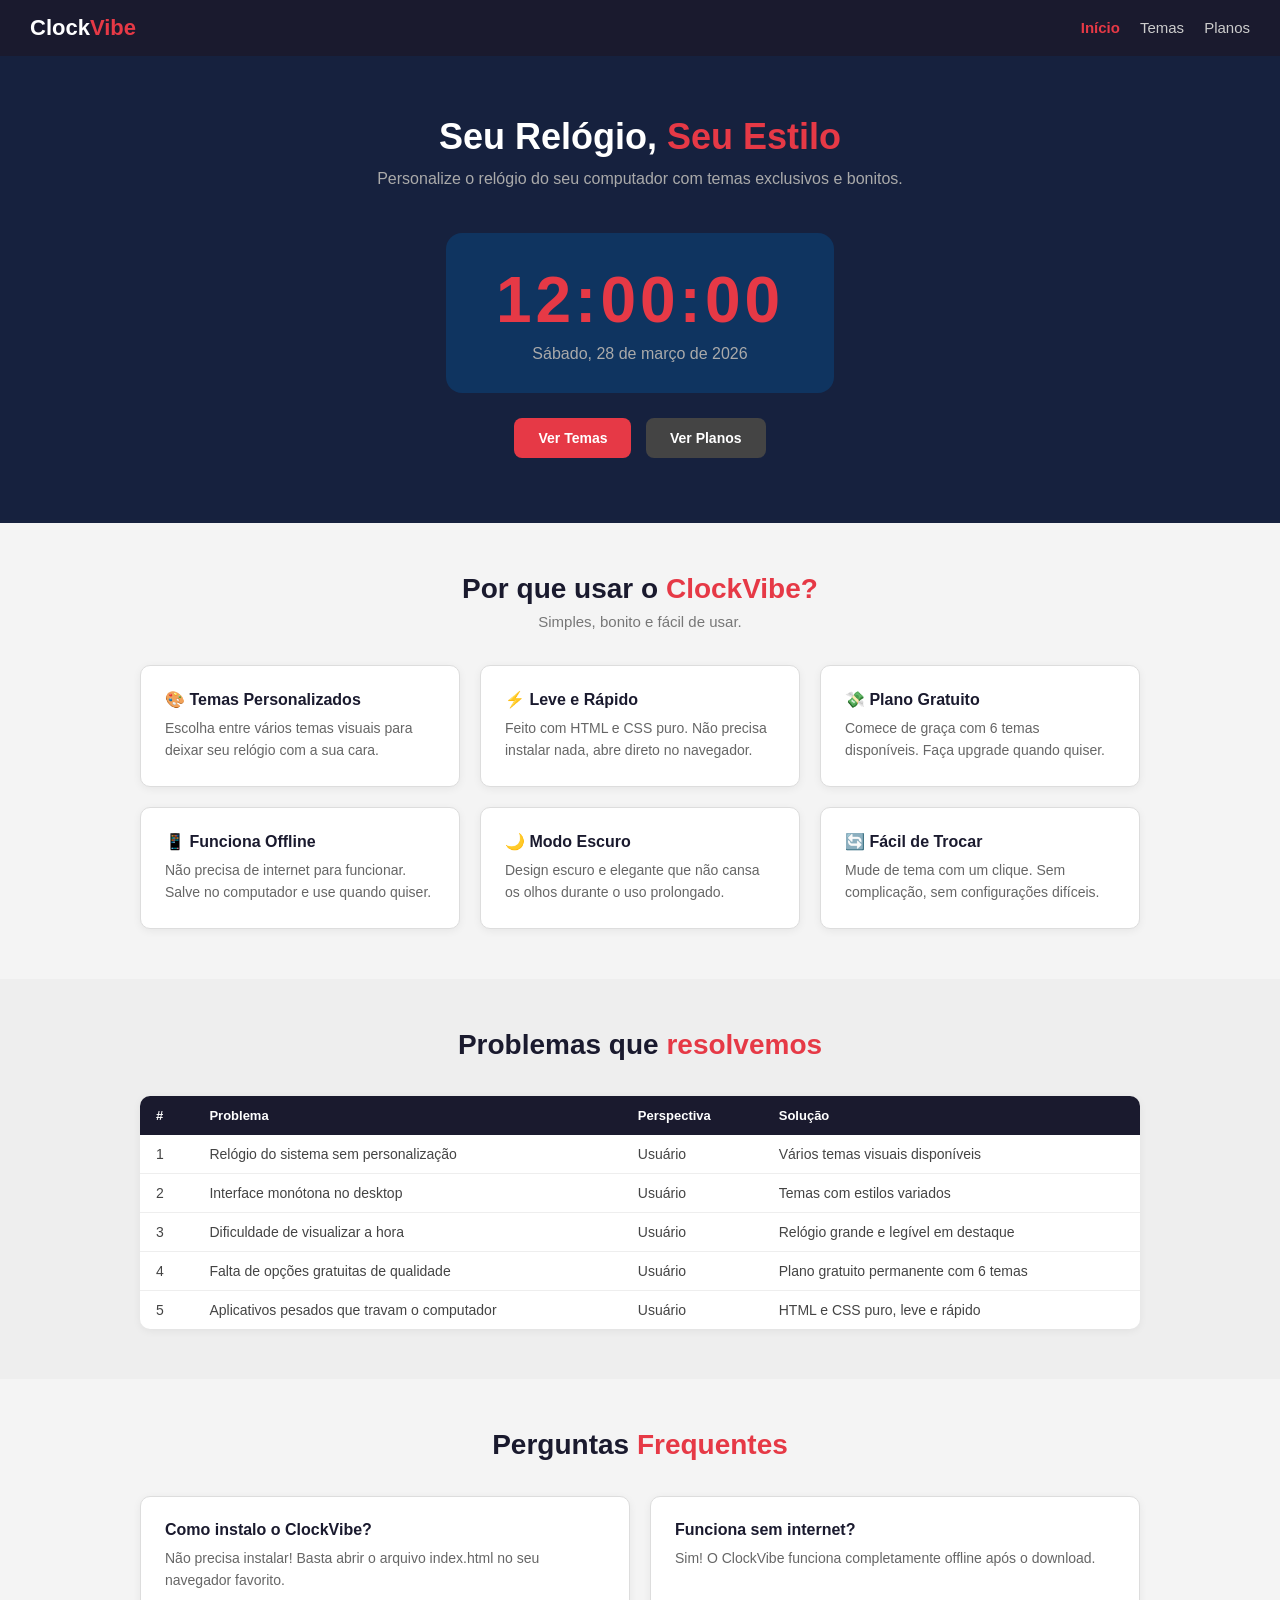
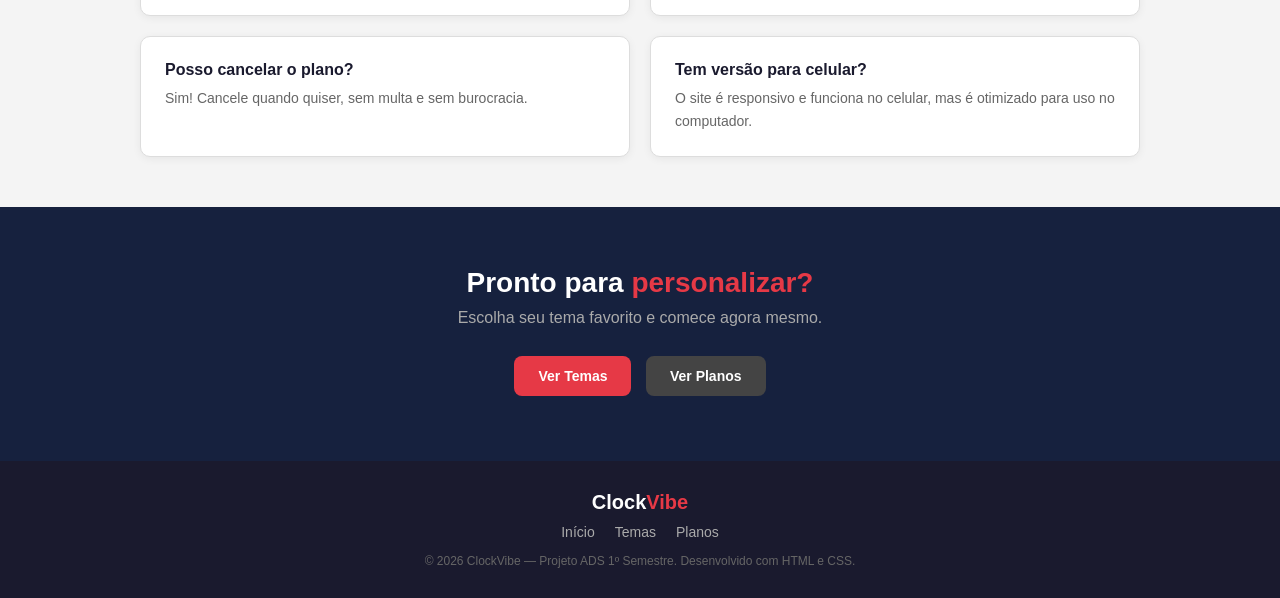
<file: index.html>
<!DOCTYPE html>
<html lang="pt-BR">
<head>
    <meta charset="UTF-8">
    <meta name="viewport" content="width=device-width, initial-scale=1.0">
    <title>ClockVibe — Relógio Digital</title>
    <link rel="stylesheet" href="css/style.css">
</head>
<body>

    <header>
        <a href="index.html" class="logo">Clock<span>Vibe</span></a>
        <nav>
            <ul>
                <li><a href="index.html" class="ativo">Início</a></li>
                <li><a href="temas.html">Temas</a></li>
                <li><a href="planos.html">Planos</a></li>
            </ul>
        </nav>
    </header>

    <div class="hero">
        <h1>Seu Relógio, <span>Seu Estilo</span></h1>
        <p>Personalize o relógio do seu computador com temas exclusivos e bonitos.</p>

        <div class="relogio-widget">
            <div class="relogio-hora">12:00:00</div>
            <div class="relogio-data">Sábado, 28 de março de 2026</div>
        </div>

        <br>
        <a href="temas.html" class="btn btn-vermelho">Ver Temas</a>
        <a href="planos.html" class="btn btn-cinza">Ver Planos</a>
    </div>

    <section>
        <div class="container">
            <div class="titulo-secao">
                <h2>Por que usar o <span>ClockVibe?</span></h2>
                <p>Simples, bonito e fácil de usar.</p>
            </div>
            <div class="grid-3">
                <div class="card">
                    <h3>🎨 Temas Personalizados</h3>
                    <p>Escolha entre vários temas visuais para deixar seu relógio com a sua cara.</p>
                </div>
                <div class="card">
                    <h3>⚡ Leve e Rápido</h3>
                    <p>Feito com HTML e CSS puro. Não precisa instalar nada, abre direto no navegador.</p>
                </div>
                <div class="card">
                    <h3>💸 Plano Gratuito</h3>
                    <p>Comece de graça com 6 temas disponíveis. Faça upgrade quando quiser.</p>
                </div>
                <div class="card">
                    <h3>📱 Funciona Offline</h3>
                    <p>Não precisa de internet para funcionar. Salve no computador e use quando quiser.</p>
                </div>
                <div class="card">
                    <h3>🌙 Modo Escuro</h3>
                    <p>Design escuro e elegante que não cansa os olhos durante o uso prolongado.</p>
                </div>
                <div class="card">
                    <h3>🔄 Fácil de Trocar</h3>
                    <p>Mude de tema com um clique. Sem complicação, sem configurações difíceis.</p>
                </div>
            </div>
        </div>
    </section>

    <section class="secao-cinza">
        <div class="container">
            <div class="titulo-secao">
                <h2>Problemas que <span>resolvemos</span></h2>
            </div>
            <table class="tabela">
                <thead>
                    <tr>
                        <th>#</th>
                        <th>Problema</th>
                        <th>Perspectiva</th>
                        <th>Solução</th>
                    </tr>
                </thead>
                <tbody>
                    <tr>
                        <td>1</td>
                        <td>Relógio do sistema sem personalização</td>
                        <td>Usuário</td>
                        <td>Vários temas visuais disponíveis</td>
                    </tr>
                    <tr>
                        <td>2</td>
                        <td>Interface monótona no desktop</td>
                        <td>Usuário</td>
                        <td>Temas com estilos variados</td>
                    </tr>
                    <tr>
                        <td>3</td>
                        <td>Dificuldade de visualizar a hora</td>
                        <td>Usuário</td>
                        <td>Relógio grande e legível em destaque</td>
                    </tr>
                    <tr>
                        <td>4</td>
                        <td>Falta de opções gratuitas de qualidade</td>
                        <td>Usuário</td>
                        <td>Plano gratuito permanente com 6 temas</td>
                    </tr>
                    <tr>
                        <td>5</td>
                        <td>Aplicativos pesados que travam o computador</td>
                        <td>Usuário</td>
                        <td>HTML e CSS puro, leve e rápido</td>
                    </tr>
                </tbody>
            </table>
        </div>
    </section>

    <section>
        <div class="container">
            <div class="titulo-secao">
                <h2>Perguntas <span>Frequentes</span></h2>
            </div>
            <div class="grid-2">
                <div class="card">
                    <h3>Como instalo o ClockVibe?</h3>
                    <p>Não precisa instalar! Basta abrir o arquivo index.html no seu navegador favorito.</p>
                </div>
                <div class="card">
                    <h3>Funciona sem internet?</h3>
                    <p>Sim! O ClockVibe funciona completamente offline após o download.</p>
                </div>
                <div class="card">
                    <h3>Posso cancelar o plano?</h3>
                    <p>Sim! Cancele quando quiser, sem multa e sem burocracia.</p>
                </div>
                <div class="card">
                    <h3>Tem versão para celular?</h3>
                    <p>O site é responsivo e funciona no celular, mas é otimizado para uso no computador.</p>
                </div>
            </div>
        </div>
    </section>

    <div class="cta-final">
        <h2>Pronto para <span>personalizar?</span></h2>
        <p>Escolha seu tema favorito e comece agora mesmo.</p>
        <a href="temas.html" class="btn btn-vermelho">Ver Temas</a>
        <a href="planos.html" class="btn btn-cinza">Ver Planos</a>
    </div>

    <footer>
        <div class="footer-logo">Clock<span>Vibe</span></div>
        <div class="footer-links">
            <a href="index.html">Início</a>
            <a href="temas.html">Temas</a>
            <a href="planos.html">Planos</a>
        </div>
        <p class="footer-copy">© 2026 ClockVibe — Projeto ADS 1º Semestre. Desenvolvido com HTML e CSS.</p>
    </footer>

</body>
</html>
</file>
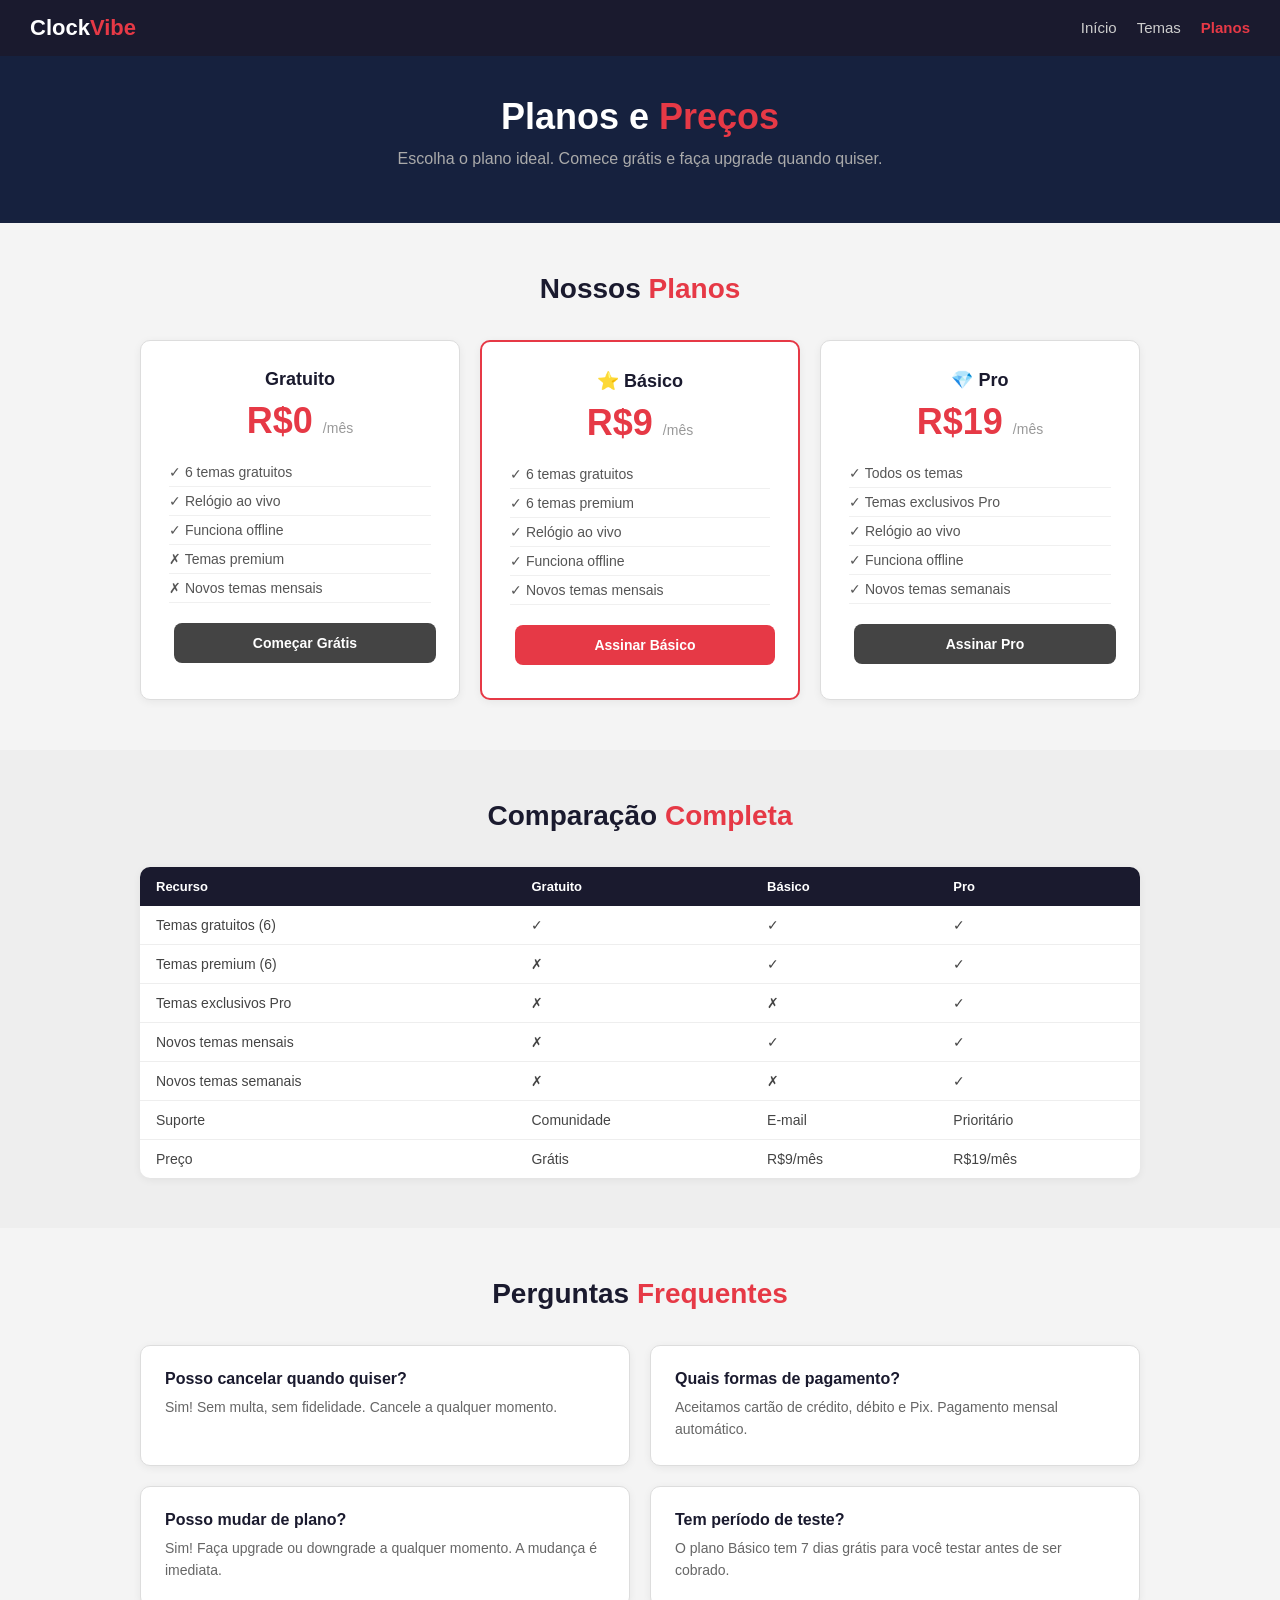
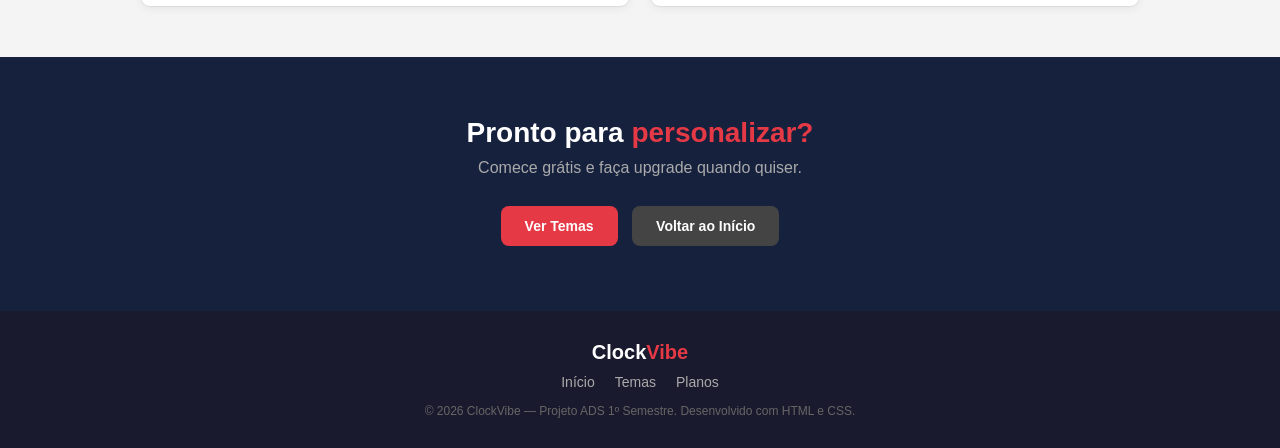
<file: planos.html>
<!DOCTYPE html>
<html lang="pt-BR">
<head>
    <meta charset="UTF-8">
    <meta name="viewport" content="width=device-width, initial-scale=1.0">
    <title>Planos — ClockVibe</title>
    <link rel="stylesheet" href="css/style.css">
</head>
<body>

    <header>
        <a href="index.html" class="logo">Clock<span>Vibe</span></a>
        <nav>
            <ul>
                <li><a href="index.html">Início</a></li>
                <li><a href="temas.html">Temas</a></li>
                <li><a href="planos.html" class="ativo">Planos</a></li>
            </ul>
        </nav>
    </header>

    <div class="hero" style="padding:40px 20px 30px;">
        <h1>Planos e <span>Preços</span></h1>
        <p>Escolha o plano ideal. Comece grátis e faça upgrade quando quiser.</p>
    </div>

    <section>
        <div class="container">
            <div class="titulo-secao">
                <h2>Nossos <span>Planos</span></h2>
            </div>
            <div class="grid-3">

                <div class="plano-card">
                    <div class="plano-nome">Gratuito</div>
                    <div class="plano-preco">R$0 <span>/mês</span></div>
                    <ul class="plano-lista">
                        <li>✓ 6 temas gratuitos</li>
                        <li>✓ Relógio ao vivo</li>
                        <li>✓ Funciona offline</li>
                        <li>✗ Temas premium</li>
                        <li>✗ Novos temas mensais</li>
                    </ul>
                    <a href="temas.html" class="btn btn-cinza" style="width:100%; text-align:center; display:block;">Começar Grátis</a>
                </div>

                <div class="plano-card destaque">
                    <div class="plano-nome">⭐ Básico</div>
                    <div class="plano-preco">R$9 <span>/mês</span></div>
                    <ul class="plano-lista">
                        <li>✓ 6 temas gratuitos</li>
                        <li>✓ 6 temas premium</li>
                        <li>✓ Relógio ao vivo</li>
                        <li>✓ Funciona offline</li>
                        <li>✓ Novos temas mensais</li>
                    </ul>
                    <a href="temas.html" class="btn btn-vermelho" style="width:100%; text-align:center; display:block;">Assinar Básico</a>
                </div>

                <div class="plano-card">
                    <div class="plano-nome">💎 Pro</div>
                    <div class="plano-preco">R$19 <span>/mês</span></div>
                    <ul class="plano-lista">
                        <li>✓ Todos os temas</li>
                        <li>✓ Temas exclusivos Pro</li>
                        <li>✓ Relógio ao vivo</li>
                        <li>✓ Funciona offline</li>
                        <li>✓ Novos temas semanais</li>
                    </ul>
                    <a href="temas.html" class="btn btn-cinza" style="width:100%; text-align:center; display:block;">Assinar Pro</a>
                </div>

            </div>
        </div>
    </section>

    <section class="secao-cinza">
        <div class="container">
            <div class="titulo-secao">
                <h2>Comparação <span>Completa</span></h2>
            </div>
            <table class="tabela">
                <thead>
                    <tr>
                        <th>Recurso</th>
                        <th>Gratuito</th>
                        <th>Básico</th>
                        <th>Pro</th>
                    </tr>
                </thead>
                <tbody>
                    <tr><td>Temas gratuitos (6)</td><td>✓</td><td>✓</td><td>✓</td></tr>
                    <tr><td>Temas premium (6)</td><td>✗</td><td>✓</td><td>✓</td></tr>
                    <tr><td>Temas exclusivos Pro</td><td>✗</td><td>✗</td><td>✓</td></tr>
                    <tr><td>Novos temas mensais</td><td>✗</td><td>✓</td><td>✓</td></tr>
                    <tr><td>Novos temas semanais</td><td>✗</td><td>✗</td><td>✓</td></tr>
                    <tr><td>Suporte</td><td>Comunidade</td><td>E-mail</td><td>Prioritário</td></tr>
                    <tr><td>Preço</td><td>Grátis</td><td>R$9/mês</td><td>R$19/mês</td></tr>
                </tbody>
            </table>
        </div>
    </section>

    <section>
        <div class="container">
            <div class="titulo-secao">
                <h2>Perguntas <span>Frequentes</span></h2>
            </div>
            <div class="grid-2">
                <div class="card">
                    <h3>Posso cancelar quando quiser?</h3>
                    <p>Sim! Sem multa, sem fidelidade. Cancele a qualquer momento.</p>
                </div>
                <div class="card">
                    <h3>Quais formas de pagamento?</h3>
                    <p>Aceitamos cartão de crédito, débito e Pix. Pagamento mensal automático.</p>
                </div>
                <div class="card">
                    <h3>Posso mudar de plano?</h3>
                    <p>Sim! Faça upgrade ou downgrade a qualquer momento. A mudança é imediata.</p>
                </div>
                <div class="card">
                    <h3>Tem período de teste?</h3>
                    <p>O plano Básico tem 7 dias grátis para você testar antes de ser cobrado.</p>
                </div>
            </div>
        </div>
    </section>

    <div class="cta-final">
        <h2>Pronto para <span>personalizar?</span></h2>
        <p>Comece grátis e faça upgrade quando quiser.</p>
        <a href="temas.html" class="btn btn-vermelho">Ver Temas</a>
        <a href="index.html" class="btn btn-cinza">Voltar ao Início</a>
    </div>

    <footer>
        <div class="footer-logo">Clock<span>Vibe</span></div>
        <div class="footer-links">
            <a href="index.html">Início</a>
            <a href="temas.html">Temas</a>
            <a href="planos.html">Planos</a>
        </div>
        <p class="footer-copy">© 2026 ClockVibe — Projeto ADS 1º Semestre. Desenvolvido com HTML e CSS.</p>
    </footer>

</body>
</html>
</file>
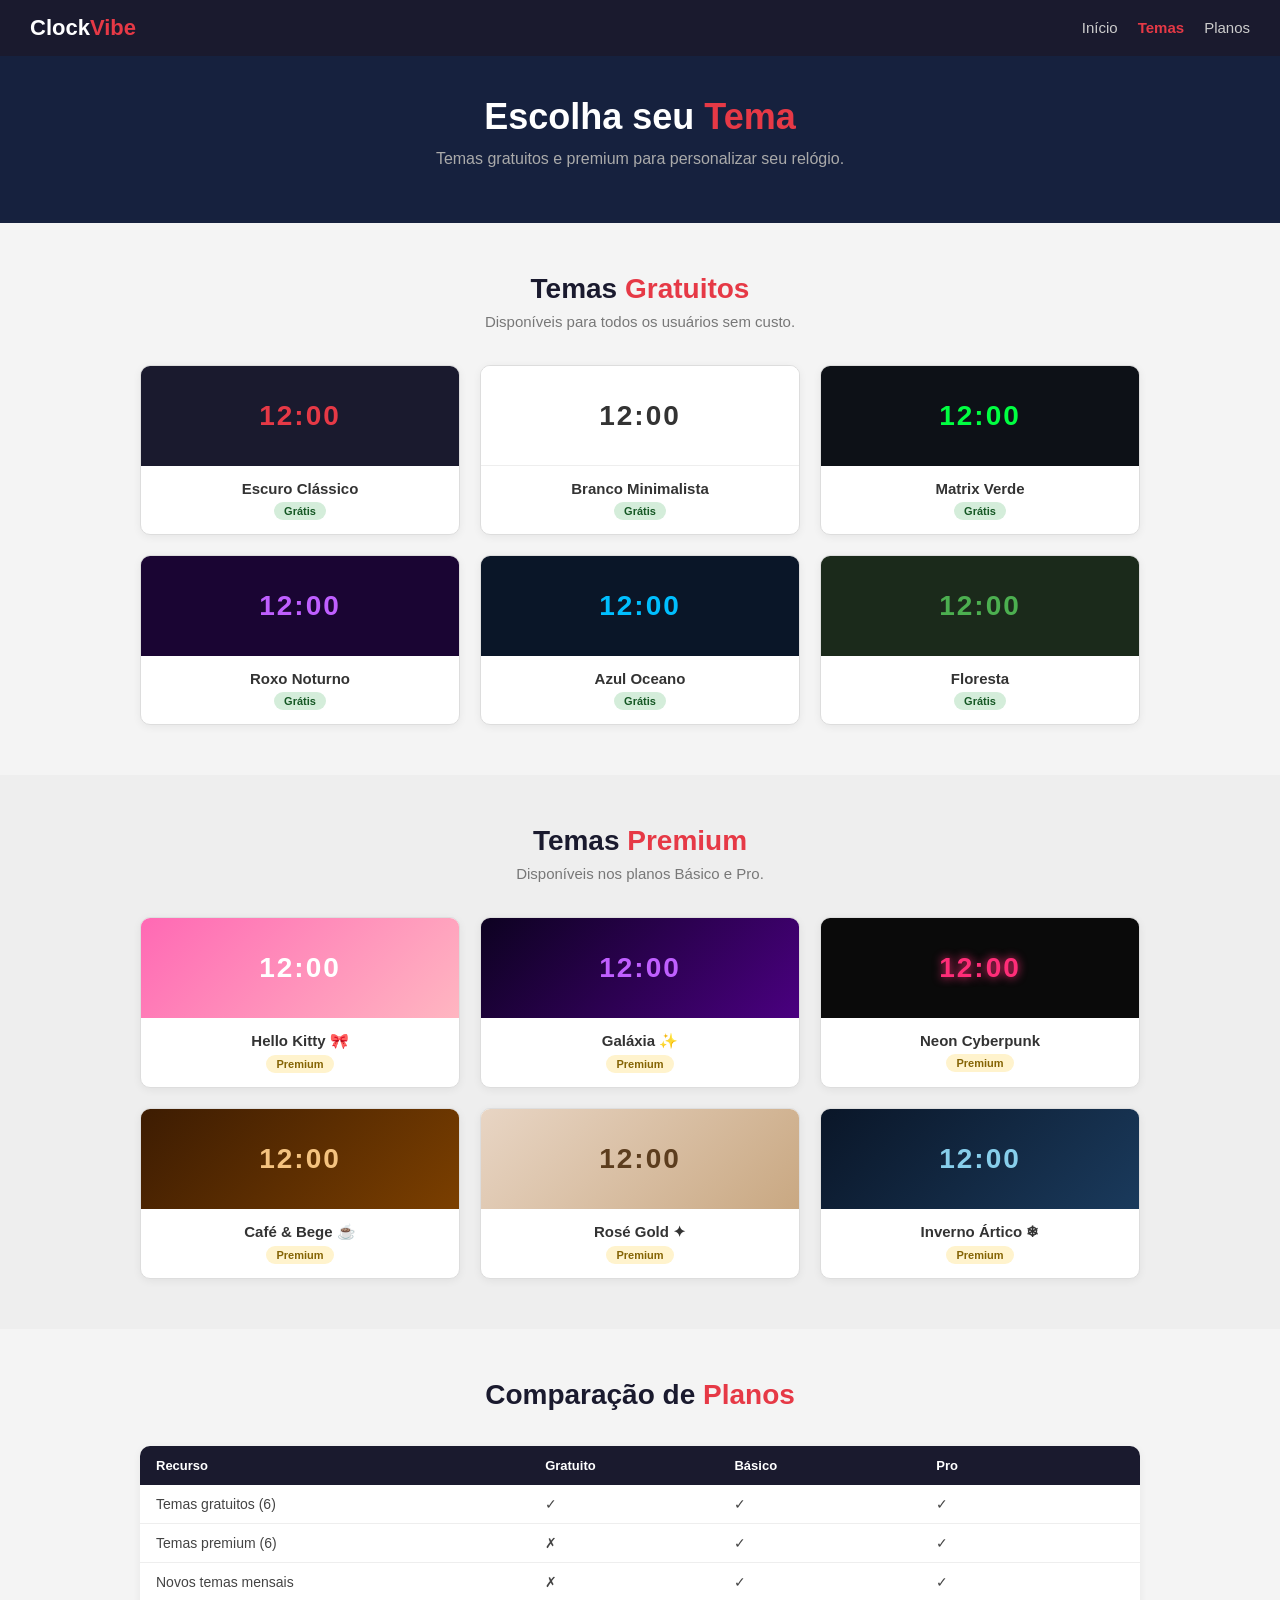
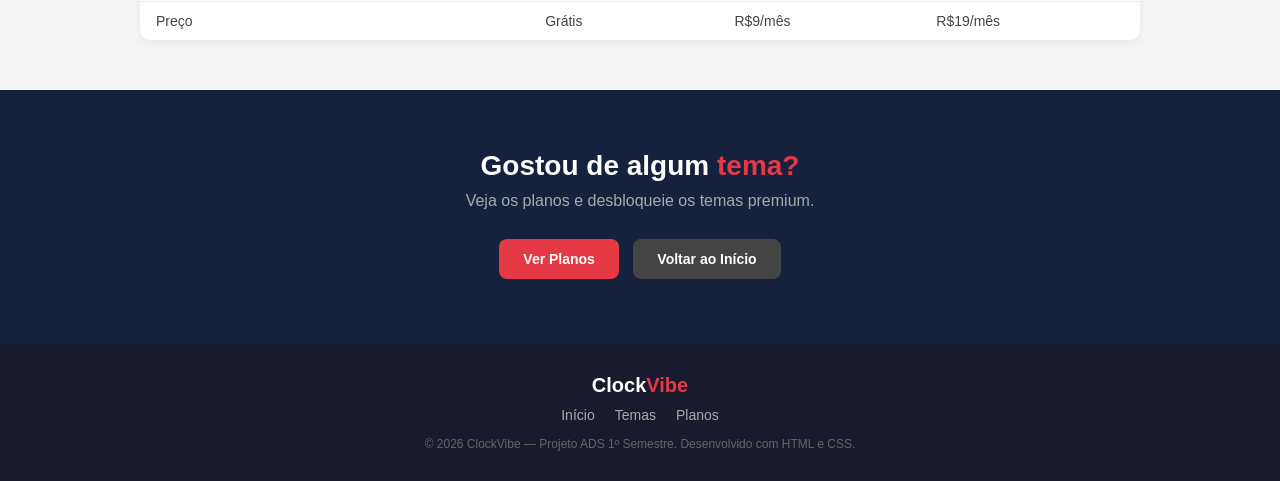
<file: temas.html>
<!DOCTYPE html>
<html lang="pt-BR">
<head>
    <meta charset="UTF-8">
    <meta name="viewport" content="width=device-width, initial-scale=1.0">
    <title>Temas — ClockVibe</title>
    <link rel="stylesheet" href="css/style.css">
</head>
<body>

    <header>
        <a href="index.html" class="logo">Clock<span>Vibe</span></a>
        <nav>
            <ul>
                <li><a href="index.html">Início</a></li>
                <li><a href="temas.html" class="ativo">Temas</a></li>
                <li><a href="planos.html">Planos</a></li>
            </ul>
        </nav>
    </header>

    <div class="hero" style="padding:40px 20px 30px;">
        <h1>Escolha seu <span>Tema</span></h1>
        <p>Temas gratuitos e premium para personalizar seu relógio.</p>
    </div>

    <section>
        <div class="container">
            <div class="titulo-secao">
                <h2>Temas <span>Gratuitos</span></h2>
                <p>Disponíveis para todos os usuários sem custo.</p>
            </div>
            <div class="grid-3">

                <div class="tema-card">
                    <div class="tema-preview" style="background:#1a1a2e; color:#e63946;">12:00</div>
                    <div class="tema-info">
                        <h3>Escuro Clássico</h3>
                        <span class="tema-badge badge-gratis">Grátis</span>
                    </div>
                </div>

                <div class="tema-card">
                    <div class="tema-preview" style="background:#fff; color:#333; border-bottom:1px solid #eee;">12:00</div>
                    <div class="tema-info">
                        <h3>Branco Minimalista</h3>
                        <span class="tema-badge badge-gratis">Grátis</span>
                    </div>
                </div>

                <div class="tema-card">
                    <div class="tema-preview" style="background:#0d1117; color:#00ff41;">12:00</div>
                    <div class="tema-info">
                        <h3>Matrix Verde</h3>
                        <span class="tema-badge badge-gratis">Grátis</span>
                    </div>
                </div>

                <div class="tema-card">
                    <div class="tema-preview" style="background:#1a0533; color:#bf5fff;">12:00</div>
                    <div class="tema-info">
                        <h3>Roxo Noturno</h3>
                        <span class="tema-badge badge-gratis">Grátis</span>
                    </div>
                </div>

                <div class="tema-card">
                    <div class="tema-preview" style="background:#0a1628; color:#00bfff;">12:00</div>
                    <div class="tema-info">
                        <h3>Azul Oceano</h3>
                        <span class="tema-badge badge-gratis">Grátis</span>
                    </div>
                </div>

                <div class="tema-card">
                    <div class="tema-preview" style="background:#1b2a1b; color:#4caf50;">12:00</div>
                    <div class="tema-info">
                        <h3>Floresta</h3>
                        <span class="tema-badge badge-gratis">Grátis</span>
                    </div>
                </div>

            </div>
        </div>
    </section>

    <section class="secao-cinza">
        <div class="container">
            <div class="titulo-secao">
                <h2>Temas <span>Premium</span></h2>
                <p>Disponíveis nos planos Básico e Pro.</p>
            </div>
            <div class="grid-3">

                <div class="tema-card">
                    <div class="tema-preview" style="background:linear-gradient(135deg,#ff69b4,#ffb6c1); color:#fff;">12:00</div>
                    <div class="tema-info">
                        <h3>Hello Kitty 🎀</h3>
                        <span class="tema-badge badge-premium">Premium</span>
                    </div>
                </div>

                <div class="tema-card">
                    <div class="tema-preview" style="background:linear-gradient(135deg,#0d0221,#4a0080); color:#bf5fff;">12:00</div>
                    <div class="tema-info">
                        <h3>Galáxia ✨</h3>
                        <span class="tema-badge badge-premium">Premium</span>
                    </div>
                </div>

                <div class="tema-card">
                    <div class="tema-preview" style="background:#0a0a0a; color:#ff2d78; text-shadow:0 0 10px #ff2d78;">12:00</div>
                    <div class="tema-info">
                        <h3>Neon Cyberpunk</h3>
                        <span class="tema-badge badge-premium">Premium</span>
                    </div>
                </div>

                <div class="tema-card">
                    <div class="tema-preview" style="background:linear-gradient(135deg,#3d1c02,#7b3f00); color:#f4c27f;">12:00</div>
                    <div class="tema-info">
                        <h3>Café & Bege ☕</h3>
                        <span class="tema-badge badge-premium">Premium</span>
                    </div>
                </div>

                <div class="tema-card">
                    <div class="tema-preview" style="background:linear-gradient(135deg,#e8d5c4,#c9a882); color:#5c3d1e;">12:00</div>
                    <div class="tema-info">
                        <h3>Rosé Gold ✦</h3>
                        <span class="tema-badge badge-premium">Premium</span>
                    </div>
                </div>

                <div class="tema-card">
                    <div class="tema-preview" style="background:linear-gradient(135deg,#0a1628,#1a3a5c); color:#87ceeb;">12:00</div>
                    <div class="tema-info">
                        <h3>Inverno Ártico ❄</h3>
                        <span class="tema-badge badge-premium">Premium</span>
                    </div>
                </div>

            </div>
        </div>
    </section>

    <section>
        <div class="container">
            <div class="titulo-secao">
                <h2>Comparação de <span>Planos</span></h2>
            </div>
            <table class="tabela">
                <thead>
                    <tr>
                        <th>Recurso</th>
                        <th>Gratuito</th>
                        <th>Básico</th>
                        <th>Pro</th>
                    </tr>
                </thead>
                <tbody>
                    <tr><td>Temas gratuitos (6)</td><td>✓</td><td>✓</td><td>✓</td></tr>
                    <tr><td>Temas premium (6)</td><td>✗</td><td>✓</td><td>✓</td></tr>
                    <tr><td>Novos temas mensais</td><td>✗</td><td>✓</td><td>✓</td></tr>
                    <tr><td>Preço</td><td>Grátis</td><td>R$9/mês</td><td>R$19/mês</td></tr>
                </tbody>
            </table>
        </div>
    </section>

    <div class="cta-final">
        <h2>Gostou de algum <span>tema?</span></h2>
        <p>Veja os planos e desbloqueie os temas premium.</p>
        <a href="planos.html" class="btn btn-vermelho">Ver Planos</a>
        <a href="index.html" class="btn btn-cinza">Voltar ao Início</a>
    </div>

    <footer>
        <div class="footer-logo">Clock<span>Vibe</span></div>
        <div class="footer-links">
            <a href="index.html">Início</a>
            <a href="temas.html">Temas</a>
            <a href="planos.html">Planos</a>
        </div>
        <p class="footer-copy">© 2026 ClockVibe — Projeto ADS 1º Semestre. Desenvolvido com HTML e CSS.</p>
    </footer>

</body>
</html>
</file>
<file: css/style.css>
/* ClockVibe — Versão Simples (1º Semestre ADS) */

* {
    margin: 0;
    padding: 0;
    box-sizing: border-box;
}

body {
    font-family: Arial, sans-serif;
    background-color: #f4f4f4;
    color: #333;
}

/* CABEÇALHO */
header {
    background-color: #1a1a2e;
    padding: 15px 30px;
    display: flex;
    justify-content: space-between;
    align-items: center;
}

.logo {
    color: #fff;
    font-size: 22px;
    font-weight: bold;
    text-decoration: none;
}

.logo span {
    color: #e63946;
}

nav ul {
    list-style: none;
    display: flex;
    gap: 20px;
}

nav ul li a {
    color: #ccc;
    text-decoration: none;
    font-size: 15px;
}

nav ul li a:hover {
    color: #e63946;
}

nav ul li a.ativo {
    color: #e63946;
    font-weight: bold;
}

/* HERO */
.hero {
    background-color: #16213e;
    color: #fff;
    text-align: center;
    padding: 60px 20px;
}

.hero h1 {
    font-size: 36px;
    margin-bottom: 12px;
}

.hero h1 span {
    color: #e63946;
}

.hero p {
    font-size: 16px;
    color: #aaa;
    margin-bottom: 25px;
}

/* RELÓGIO */
.relogio-widget {
    background-color: #0f3460;
    border-radius: 16px;
    padding: 30px 50px;
    display: inline-block;
    margin: 20px auto;
    text-align: center;
}

.relogio-hora {
    font-size: 64px;
    font-weight: bold;
    color: #e63946;
    letter-spacing: 4px;
}

.relogio-data {
    font-size: 16px;
    color: #aaa;
    margin-top: 8px;
}

/* BOTÕES */
.btn {
    display: inline-block;
    padding: 12px 24px;
    border-radius: 8px;
    text-decoration: none;
    font-size: 14px;
    font-weight: bold;
    margin: 5px;
}

.btn-vermelho {
    background-color: #e63946;
    color: #fff;
}

.btn-vermelho:hover {
    background-color: #c62828;
}

.btn-cinza {
    background-color: #444;
    color: #fff;
}

.btn-cinza:hover {
    background-color: #222;
}

/* SEÇÕES */
section {
    padding: 50px 20px;
}

.container {
    max-width: 1000px;
    margin: 0 auto;
}

.titulo-secao {
    text-align: center;
    margin-bottom: 35px;
}

.titulo-secao h2 {
    font-size: 28px;
    color: #1a1a2e;
    margin-bottom: 8px;
}

.titulo-secao h2 span {
    color: #e63946;
}

.titulo-secao p {
    color: #777;
    font-size: 15px;
}

.secao-cinza {
    background-color: #eee;
    padding: 50px 20px;
}

/* GRID DE CARDS */
.grid-3 {
    display: grid;
    grid-template-columns: repeat(3, 1fr);
    gap: 20px;
}

.grid-2 {
    display: grid;
    grid-template-columns: repeat(2, 1fr);
    gap: 20px;
}

/* CARD */
.card {
    background-color: #fff;
    border-radius: 10px;
    padding: 24px;
    border: 1px solid #ddd;
    box-shadow: 0 2px 8px rgba(0,0,0,0.06);
}

.card:hover {
    box-shadow: 0 4px 16px rgba(0,0,0,0.12);
}

.card h3 {
    font-size: 16px;
    color: #1a1a2e;
    margin-bottom: 8px;
}

.card p {
    font-size: 14px;
    color: #666;
    line-height: 1.6;
}

/* TEMAS */
.tema-card {
    background-color: #fff;
    border-radius: 10px;
    overflow: hidden;
    border: 1px solid #ddd;
    box-shadow: 0 2px 8px rgba(0,0,0,0.06);
    text-align: center;
}

.tema-preview {
    height: 100px;
    display: flex;
    align-items: center;
    justify-content: center;
    font-size: 28px;
    font-weight: bold;
    letter-spacing: 2px;
}

.tema-info {
    padding: 14px;
}

.tema-info h3 {
    font-size: 15px;
    color: #333;
    margin-bottom: 4px;
}

.tema-badge {
    display: inline-block;
    padding: 3px 10px;
    border-radius: 20px;
    font-size: 11px;
    font-weight: bold;
}

.badge-gratis { background-color: #d4edda; color: #155724; }
.badge-premium { background-color: #fff3cd; color: #856404; }

/* PLANOS */
.plano-card {
    background-color: #fff;
    border-radius: 10px;
    padding: 28px;
    border: 1px solid #ddd;
    box-shadow: 0 2px 8px rgba(0,0,0,0.06);
    text-align: center;
}

.plano-card.destaque {
    border: 2px solid #e63946;
}

.plano-nome {
    font-size: 18px;
    font-weight: bold;
    color: #1a1a2e;
    margin-bottom: 10px;
}

.plano-preco {
    font-size: 36px;
    font-weight: bold;
    color: #e63946;
    margin-bottom: 16px;
}

.plano-preco span {
    font-size: 14px;
    color: #999;
    font-weight: normal;
}

.plano-lista {
    list-style: none;
    text-align: left;
    margin-bottom: 20px;
}

.plano-lista li {
    padding: 6px 0;
    font-size: 14px;
    color: #555;
    border-bottom: 1px solid #f0f0f0;
}

/* TABELA */
.tabela {
    width: 100%;
    border-collapse: collapse;
    background-color: #fff;
    border-radius: 10px;
    overflow: hidden;
    box-shadow: 0 2px 8px rgba(0,0,0,0.06);
}

.tabela th {
    background-color: #1a1a2e;
    color: #fff;
    padding: 12px 16px;
    text-align: left;
    font-size: 13px;
}

.tabela td {
    padding: 11px 16px;
    font-size: 14px;
    color: #444;
    border-bottom: 1px solid #eee;
}

.tabela tr:last-child td { border-bottom: none; }
.tabela tr:hover td { background-color: #f9f9f9; }

/* CTA FINAL */
.cta-final {
    background-color: #16213e;
    color: #fff;
    text-align: center;
    padding: 60px 20px;
}

.cta-final h2 {
    font-size: 28px;
    margin-bottom: 10px;
}

.cta-final h2 span { color: #e63946; }
.cta-final p { color: #aaa; margin-bottom: 24px; }

/* RODAPÉ */
footer {
    background-color: #1a1a2e;
    color: #aaa;
    text-align: center;
    padding: 30px 20px;
}

.footer-logo {
    font-size: 20px;
    font-weight: bold;
    color: #fff;
    margin-bottom: 10px;
}

.footer-logo span { color: #e63946; }

.footer-links {
    display: flex;
    justify-content: center;
    gap: 20px;
    margin-bottom: 14px;
}

.footer-links a {
    color: #aaa;
    text-decoration: none;
    font-size: 14px;
}

.footer-links a:hover { color: #e63946; }

.footer-copy {
    font-size: 12px;
    color: #666;
}

/* RESPONSIVIDADE */
@media (max-width: 768px) {
    header { flex-direction: column; gap: 12px; padding: 15px; }
    nav ul { flex-wrap: wrap; justify-content: center; gap: 8px; }
    .hero h1 { font-size: 26px; }
    .relogio-hora { font-size: 44px; }
    .grid-3, .grid-2 { grid-template-columns: 1fr; }
    .tabela { display: block; overflow-x: auto; }
}
</file>
